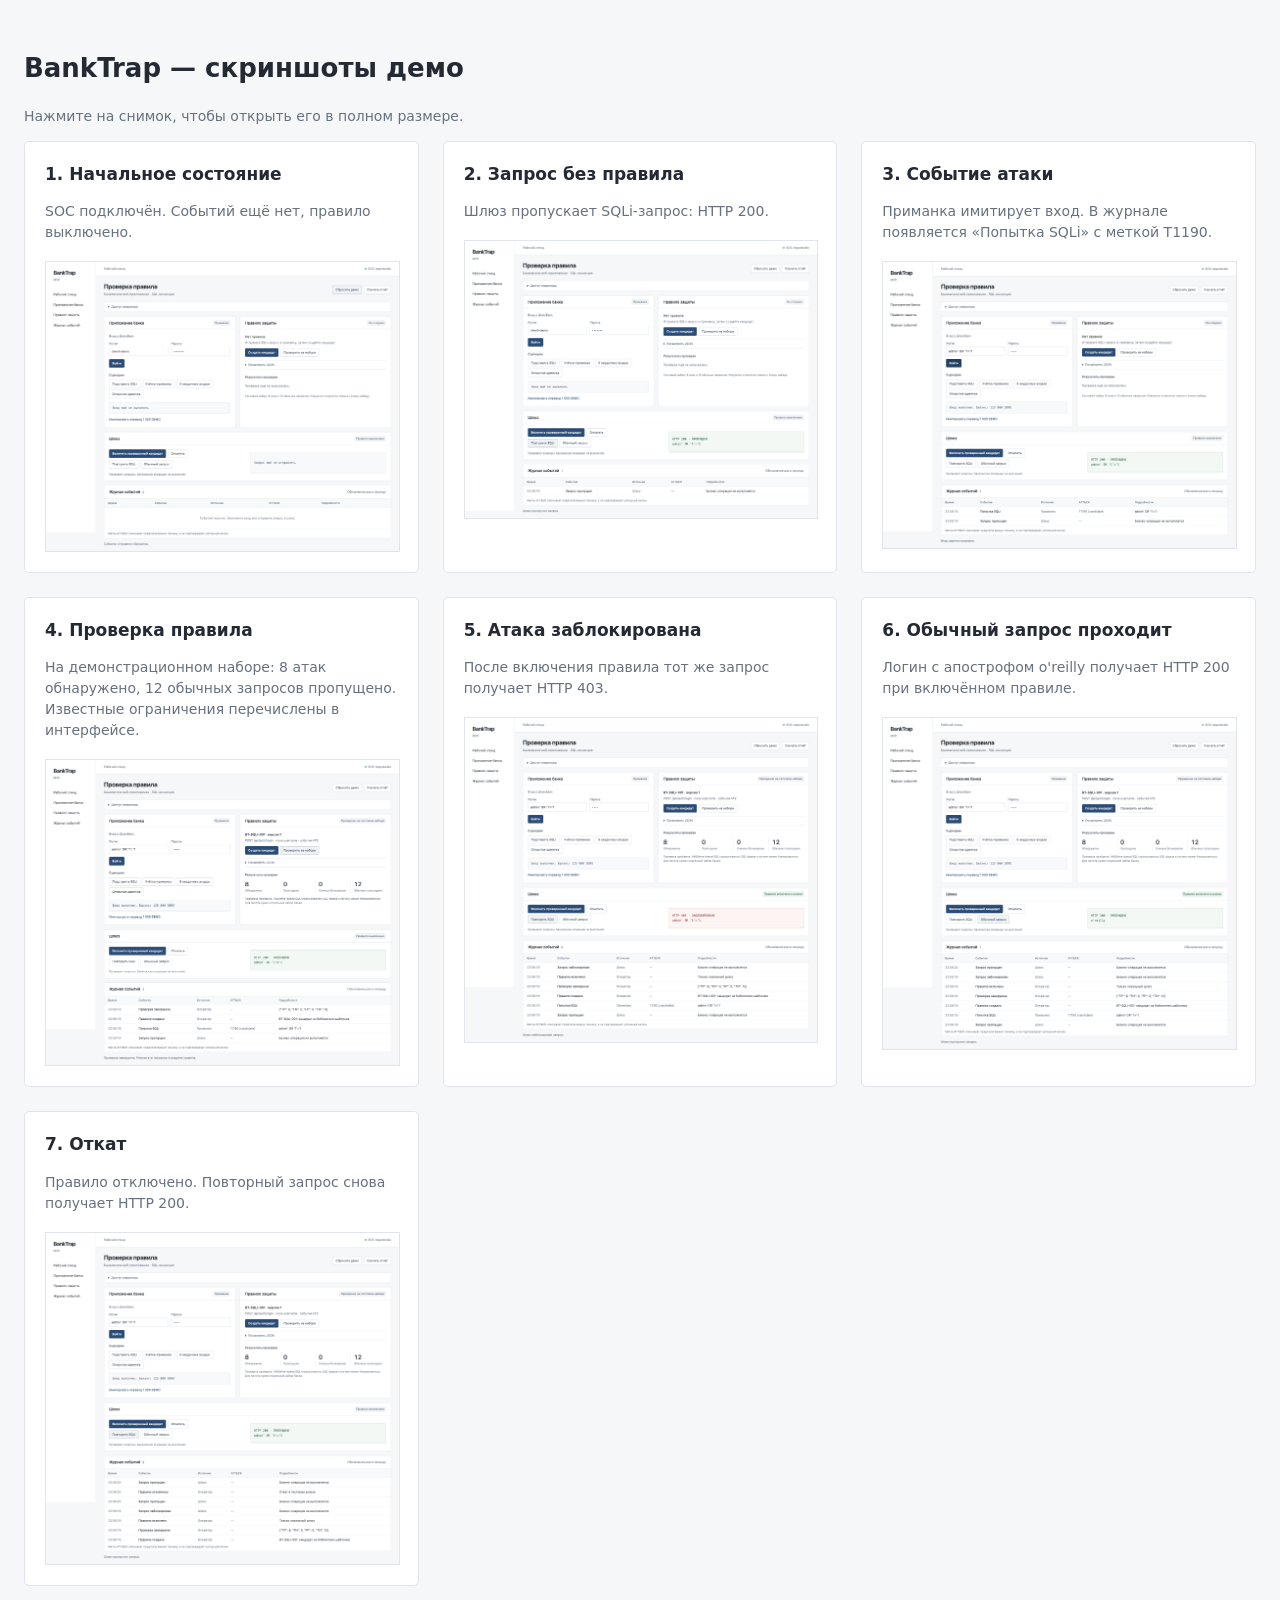
<file: docs/gallery.html>
<!doctype html><html lang="ru"><head><meta charset="utf-8"><meta name="viewport" content="width=device-width,initial-scale=1"><title>BankTrap — скриншоты</title><style>body{margin:0;background:#f6f7f9;color:#242933;font:14px/1.5 system-ui,sans-serif}main{max-width:1400px;margin:auto;padding:32px 24px}h1{font-size:26px;font-weight:600}p{color:#67717f}section{display:grid;grid-template-columns:repeat(auto-fit,minmax(360px,1fr));gap:24px}article{background:white;border:1px solid #e1e5eb;border-radius:5px;padding:20px}h2{font-size:17px;margin:0}img{display:block;width:100%;height:auto;margin-top:18px;border:1px solid #e1e5eb}a{color:#294b76}@media(max-width:420px){section{grid-template-columns:1fr}}</style></head><body><main><h1>BankTrap — скриншоты демо</h1><p>Нажмите на снимок, чтобы открыть его в полном размере.</p><section><article><h2>1. Начальное состояние</h2><p>SOC подключён. Событий ещё нет, правило выключено.</p><a href="screenshots/01-start.png" target="_blank"><img src="screenshots/01-start.png" alt="Начальное состояние" loading="lazy"></a></article><article><h2>2. Запрос без правила</h2><p>Шлюз пропускает SQLi-запрос: HTTP 200.</p><a href="screenshots/02-before-rule.png" target="_blank"><img src="screenshots/02-before-rule.png" alt="Запрос без правила" loading="lazy"></a></article><article><h2>3. Событие атаки</h2><p>Приманка имитирует вход. В журнале появляется «Попытка SQLi» с меткой T1190.</p><a href="screenshots/03-attack-event.png" target="_blank"><img src="screenshots/03-attack-event.png" alt="Событие атаки" loading="lazy"></a></article><article><h2>4. Проверка правила</h2><p>На демонстрационном наборе: 8 атак обнаружено, 12 обычных запросов пропущено. Известные ограничения перечислены в интерфейсе.</p><a href="screenshots/04-rule-validation.png" target="_blank"><img src="screenshots/04-rule-validation.png" alt="Проверка правила" loading="lazy"></a></article><article><h2>5. Атака заблокирована</h2><p>После включения правила тот же запрос получает HTTP 403.</p><a href="screenshots/05-attack-blocked.png" target="_blank"><img src="screenshots/05-attack-blocked.png" alt="Атака заблокирована" loading="lazy"></a></article><article><h2>6. Обычный запрос проходит</h2><p>Логин с апострофом o&#x27;reilly получает HTTP 200 при включённом правиле.</p><a href="screenshots/06-normal-request.png" target="_blank"><img src="screenshots/06-normal-request.png" alt="Обычный запрос проходит" loading="lazy"></a></article><article><h2>7. Откат</h2><p>Правило отключено. Повторный запрос снова получает HTTP 200.</p><a href="screenshots/07-rollback.png" target="_blank"><img src="screenshots/07-rollback.png" alt="Откат" loading="lazy"></a></article></section></main></body></html>
</file>
